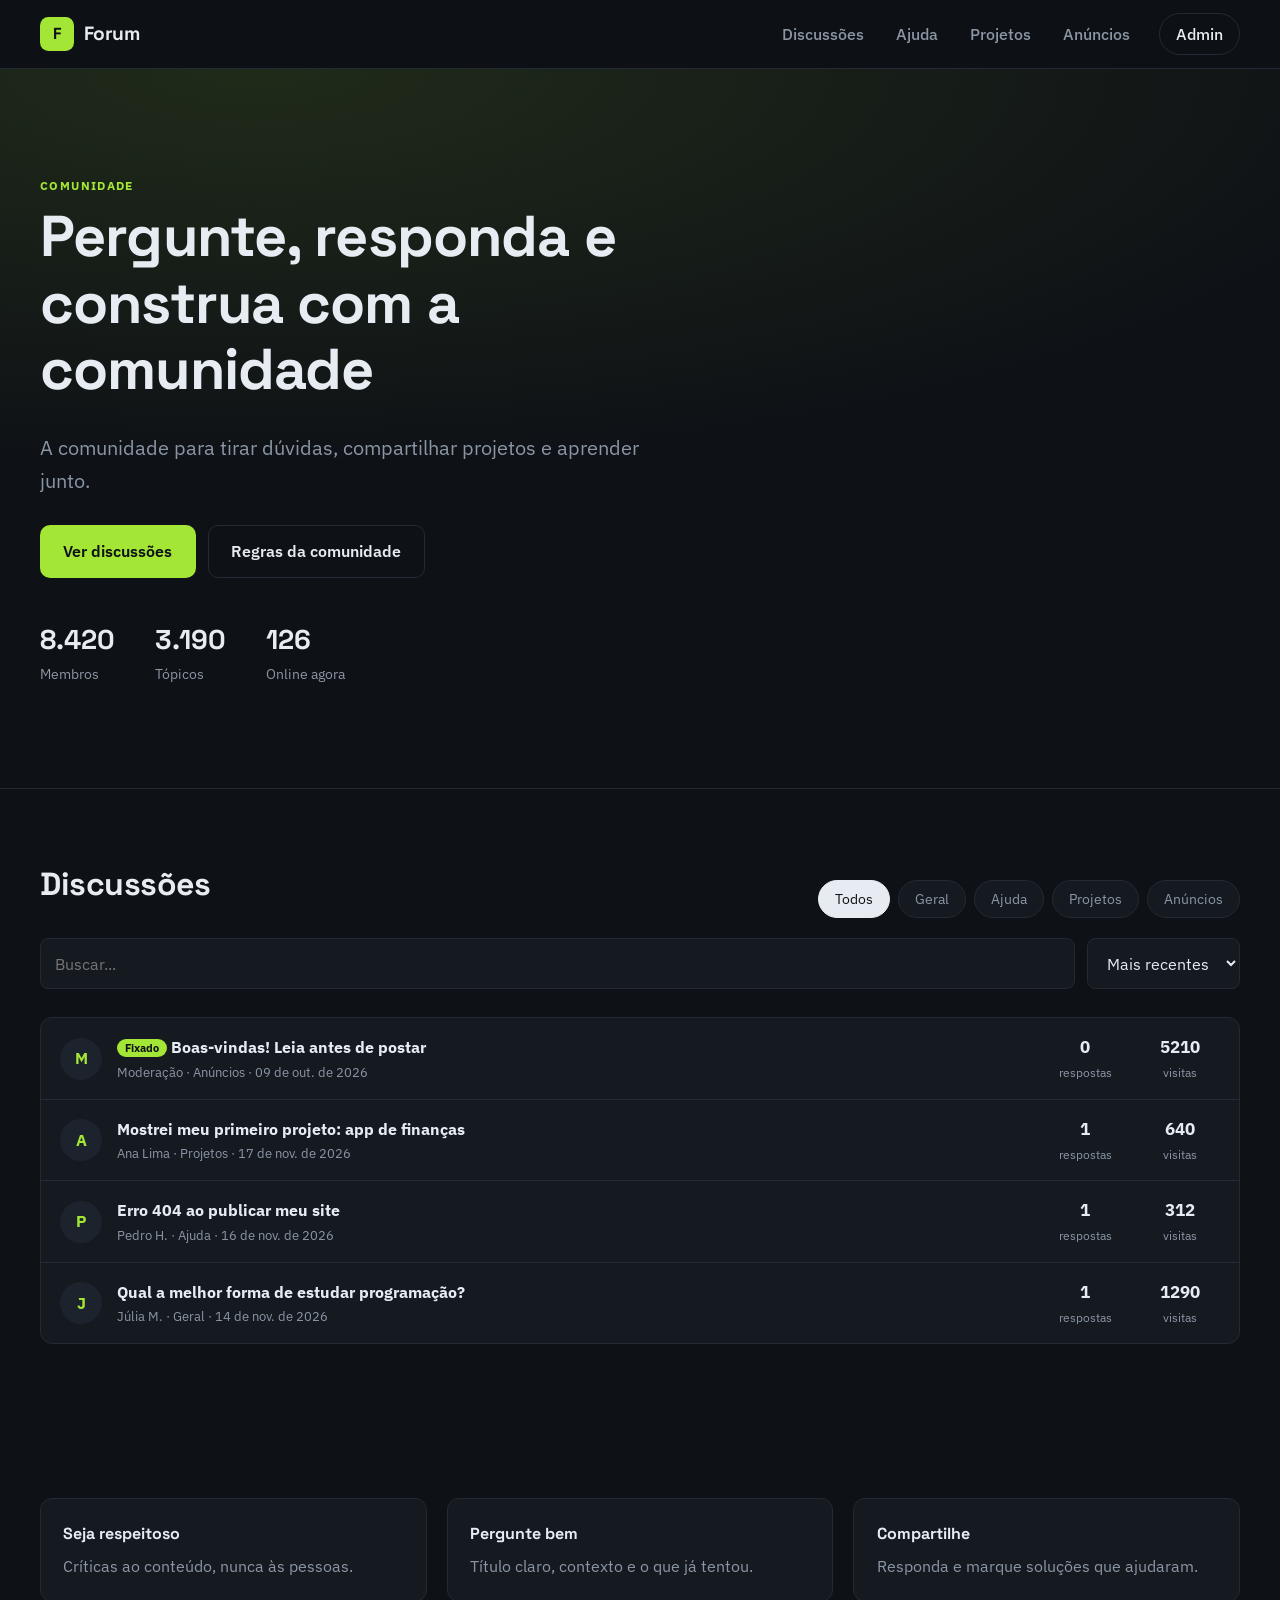
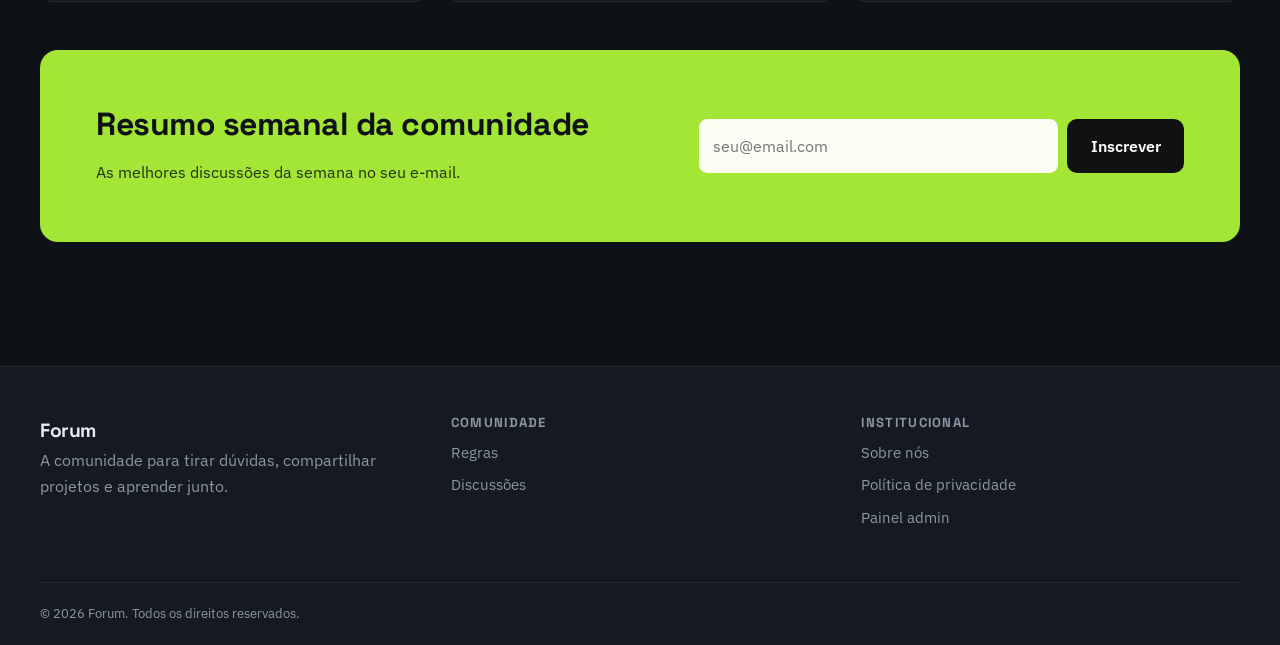
<file: index.html>
<!doctype html>
<html lang="pt-BR">
<head>
  <meta charset="utf-8" />
  <meta name="viewport" content="width=device-width, initial-scale=1" />
  <title>Forum</title>
  <meta name="description" content="A comunidade para tirar dúvidas, compartilhar projetos e aprender junto." />
  <meta property="og:title" content="Forum" />
  <meta property="og:description" content="A comunidade para tirar dúvidas, compartilhar projetos e aprender junto." />
  <meta property="og:type" content="website" />
  <link rel="preconnect" href="https://fonts.googleapis.com" />
  <link rel="stylesheet" href="https://fonts.googleapis.com/css2?family=Space+Grotesk:wght@500;700&family=IBM+Plex+Sans:wght@400;500;600&display=swap" />
  <link rel="stylesheet" href="css/theme.css" />
  <link rel="stylesheet" href="css/style.css" />
</head>
<body data-page="home">
  <div id="site-header"></div>
  <main id="conteudo">
    <section class="hero"><div class="container hero-inner" id="hero"></div></section>
    <section class="container section">
      <div class="section-head"><h2 id="list-title"></h2><div class="filters" id="filters" role="tablist"></div></div>
      <div class="toolbar"><input id="search" type="search" class="input" placeholder="Buscar..." aria-label="Buscar" /><select id="sort" class="input" aria-label="Ordenar"></select></div>
      <div id="list" class="grid"></div>
      <p id="empty" class="empty" hidden>Nada encontrado.</p>
    </section>
    <section class="container section" id="extra"></section>
  </main>
  <div id="site-footer"></div>
  <script src="js/config.js"></script>
  <script src="js/store.js"></script>
  <script src="js/site.js"></script>
</body>
</html>
</file>
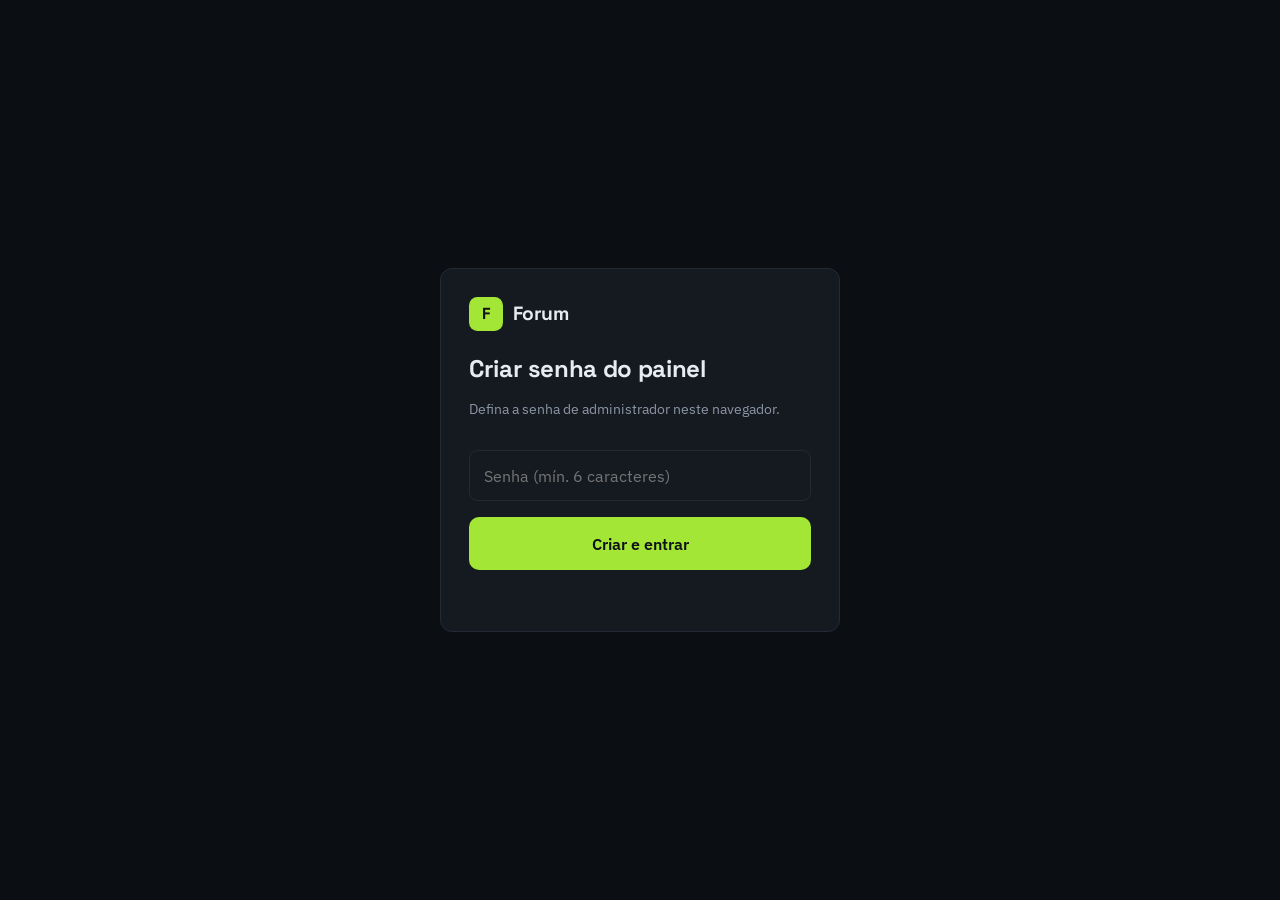
<file: admin.html>
<!doctype html>
<html lang="pt-BR">
<head>
  <meta charset="utf-8" />
  <meta name="viewport" content="width=device-width, initial-scale=1" />
  <meta name="robots" content="noindex" />
  <title>Admin — Forum</title>
  <link rel="stylesheet" href="https://fonts.googleapis.com/css2?family=Space+Grotesk:wght@500;700&family=IBM+Plex+Sans:wght@400;500;600&display=swap" />
  <link rel="stylesheet" href="css/theme.css" />
  <link rel="stylesheet" href="css/style.css" />
</head>
<body class="admin-body">
  <div id="admin-root"></div>
  <script src="js/config.js"></script>
  <script src="js/store.js"></script>
  <script src="js/admin.js"></script>
</body>
</html>
</file>
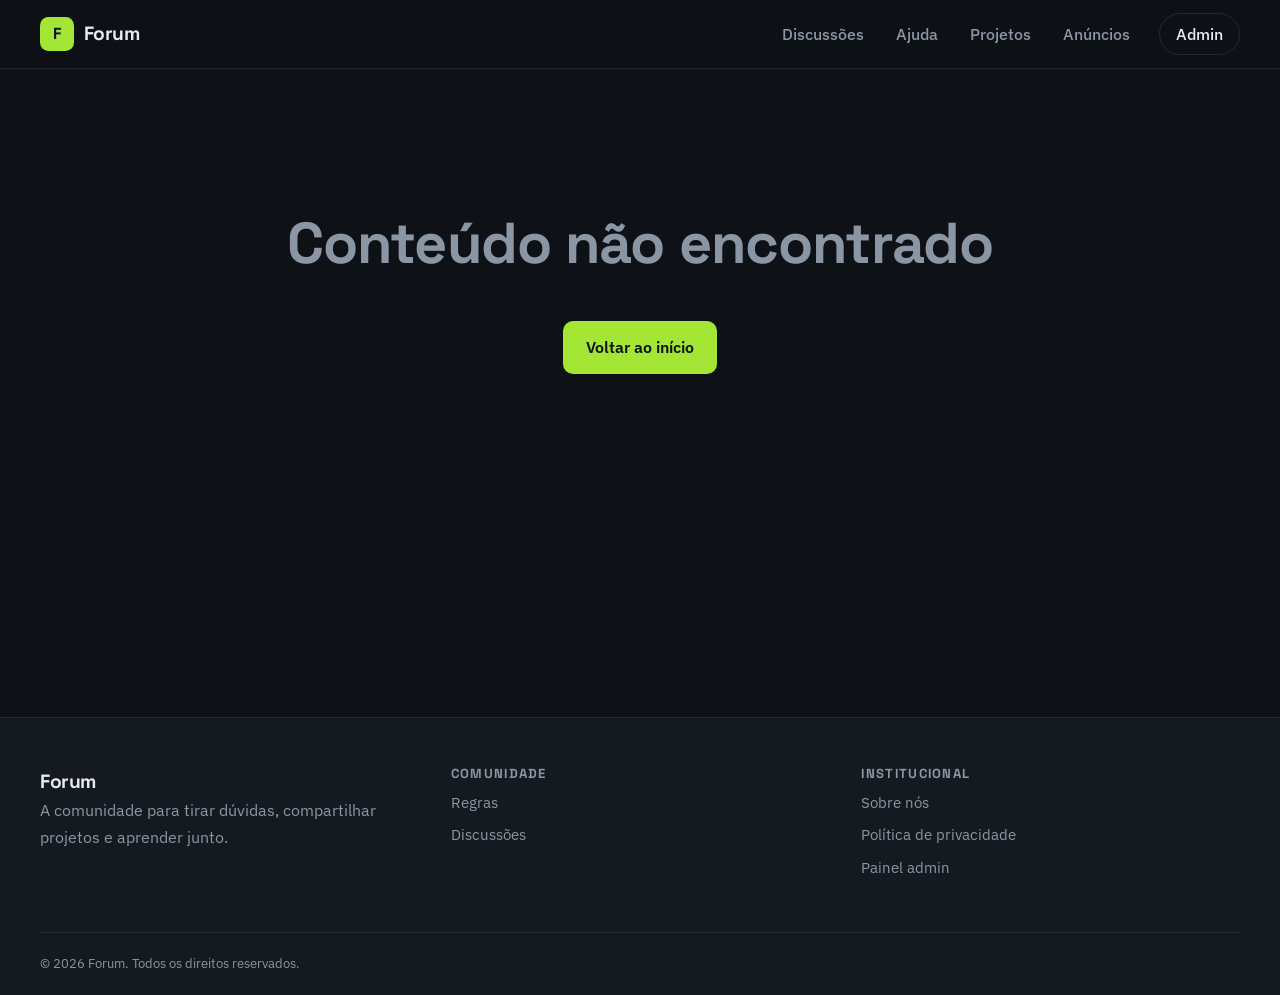
<file: item.html>
<!doctype html>
<html lang="pt-BR">
<head>
  <meta charset="utf-8" />
  <meta name="viewport" content="width=device-width, initial-scale=1" />
  <title>Forum</title>
  <meta name="description" content="A comunidade para tirar dúvidas, compartilhar projetos e aprender junto." />
  <meta property="og:title" content="Forum" />
  <meta property="og:description" content="A comunidade para tirar dúvidas, compartilhar projetos e aprender junto." />
  <meta property="og:type" content="website" />
  <link rel="preconnect" href="https://fonts.googleapis.com" />
  <link rel="stylesheet" href="https://fonts.googleapis.com/css2?family=Space+Grotesk:wght@500;700&family=IBM+Plex+Sans:wght@400;500;600&display=swap" />
  <link rel="stylesheet" href="css/theme.css" />
  <link rel="stylesheet" href="css/style.css" />
</head>
<body data-page="item">
  <div id="site-header"></div>
  <main id="conteudo">
    <article class="container section detail" id="detail"></article>
    <section class="container section narrow" id="discussion"></section>
  </main>
  <div id="site-footer"></div>
  <script src="js/config.js"></script>
  <script src="js/store.js"></script>
  <script src="js/site.js"></script>
</body>
</html>
</file>
<file: css/theme.css>
:root {
  --bg: #0e1116;
  --surface: #151a21;
  --text: #e7ecf2;
  --muted: #8b96a5;
  --primary: #a3e635;
  --primary-contrast: #0e1116;
  --border: #232a35;
  --hover: #1c232d;
  --ok: #4ade80;
  --danger: #f87171;
  --hero-bg: radial-gradient(1200px 400px at 20% 0%, rgb(163 230 53 / .12), transparent), #0e1116;
  --admin-bg: #0b0e12;
  --font-display: 'Space Grotesk', system-ui, sans-serif;
  --font-body: 'IBM Plex Sans', system-ui, sans-serif;
  --radius: 12px;
  --btn-radius: 10px;
  --card-ratio: 16 / 9;
  --shadow: 0 20px 50px -20px rgb(0 0 0 / .6);
}
</file>
<file: css/style.css>
/* Layout e componentes. Cores e fontes vêm de css/theme.css (tokens do preset). */
*, *::before, *::after { box-sizing: border-box; }
html { -webkit-text-size-adjust: 100%; scroll-behavior: smooth; }
body { margin: 0; font-family: var(--font-body); font-size: 16px; line-height: 1.65; color: var(--text); background: var(--bg); -webkit-font-smoothing: antialiased; }
img { max-width: 100%; display: block; }
a { color: inherit; text-decoration: none; }
h1, h2, h3, h4 { font-family: var(--font-display); line-height: 1.15; margin: 0 0 .5em; letter-spacing: -0.015em; }
h1 { font-size: clamp(2rem, 4.5vw, 3.6rem); } h2 { font-size: clamp(1.4rem, 2.6vw, 2rem); } h3 { font-size: 1.12rem; }
p { margin: 0 0 1em; }
:focus-visible { outline: 2px solid var(--primary); outline-offset: 2px; }
.container { width: min(100% - 2.5rem, 1200px); margin-inline: auto; }
.narrow { width: min(100%, 720px); margin-inline: auto; }
.section { padding-block: clamp(2.5rem, 6vw, 5rem); }
.muted { color: var(--muted); } .small { font-size: .85rem; } .right { text-align: right; }
.ok { color: var(--ok); font-weight: 600; } .danger { color: var(--danger); }
.eyebrow { display: inline-block; font-size: .72rem; font-weight: 700; letter-spacing: .12em; text-transform: uppercase; color: var(--primary); margin-bottom: .5rem; }
.topbar { background: var(--primary); color: var(--primary-contrast); text-align: center; font-size: .82rem; font-weight: 600; padding: .45rem 1rem; }

.site-header { position: sticky; top: 0; z-index: 30; background: color-mix(in srgb, var(--bg) 88%, transparent); backdrop-filter: blur(12px); border-bottom: 1px solid var(--border); }
.header-inner { display: flex; align-items: center; justify-content: space-between; gap: 1rem; min-height: 68px; flex-wrap: wrap; }
.brand { display: inline-flex; align-items: center; gap: .6rem; font-family: var(--font-display); font-weight: 800; font-size: 1.2rem; letter-spacing: -0.02em; }
.brand-mark { display: grid; place-items: center; width: 34px; height: 34px; border-radius: calc(var(--radius) * .7); background: var(--primary); color: var(--primary-contrast); font-size: 1rem; }
.menu-toggle { display: grid; gap: 5px; background: none; border: 0; padding: .6rem; cursor: pointer; }
.menu-toggle span { width: 22px; height: 2px; background: var(--text); border-radius: 2px; }
.nav { display: none; width: 100%; flex-direction: column; gap: .2rem; padding-bottom: 1rem; }
.nav.is-open { display: flex; }
.nav a { padding: .55rem .2rem; color: var(--muted); font-weight: 500; transition: color .15s; }
.nav a:hover { color: var(--text); }
.nav-admin { border: 1px solid var(--border); border-radius: 999px; padding: .4rem 1rem !important; color: var(--text) !important; text-align: center; }
.badge { display: inline-grid; place-items: center; min-width: 20px; height: 20px; padding: 0 6px; border-radius: 999px; background: var(--primary); color: var(--primary-contrast); font-size: .72rem; font-weight: 700; }
@media (min-width: 900px) {
  .menu-toggle { display: none; }
  .nav { display: flex; width: auto; flex-direction: row; align-items: center; gap: 1.6rem; padding: 0; }
}

.hero { background: var(--hero-bg); border-bottom: 1px solid var(--border); }
.hero-inner { display: grid; gap: 2.5rem; align-items: center; padding-block: clamp(3rem, 8vw, 6.5rem); }
.lead { font-size: clamp(1.05rem, 1.6vw, 1.25rem); color: var(--muted); max-width: 58ch; }
.hero-actions { display: flex; gap: .75rem; flex-wrap: wrap; margin-top: 1.75rem; }
.hero-media img { width: 100%; aspect-ratio: 4/3; object-fit: cover; border-radius: calc(var(--radius) * 1.5); box-shadow: var(--shadow); }
.stats { display: flex; gap: 2.5rem; margin: 2.5rem 0 0; flex-wrap: wrap; }
.stats dt { font-family: var(--font-display); font-size: 1.7rem; font-weight: 800; }
.stats dd { margin: 0; color: var(--muted); font-size: .85rem; }
@media (min-width: 900px) { .hero-inner { grid-template-columns: 1.1fr 1fr; } }

.btn { display: inline-flex; align-items: center; justify-content: center; gap: .5rem; background: var(--primary); color: var(--primary-contrast); border: 1px solid transparent; border-radius: var(--btn-radius); padding: .78rem 1.4rem; font: inherit; font-weight: 600; cursor: pointer; transition: transform .15s, filter .15s; }
.btn:hover { filter: brightness(1.08); transform: translateY(-1px); }
.btn:disabled { opacity: .5; cursor: not-allowed; transform: none; }
.btn-ghost { background: transparent; color: var(--text); border-color: var(--border); }
.btn-danger { background: var(--danger); color: #fff; }
.btn-block { width: 100%; } .btn-lg { padding: 1rem 2rem; font-size: 1.05rem; }
.link { background: none; border: 0; color: var(--primary); font: inherit; font-weight: 600; cursor: pointer; padding: .2rem; }
.link.danger { color: var(--danger); } .link:disabled { opacity: .4; cursor: not-allowed; }

.section-head { display: flex; justify-content: space-between; align-items: end; gap: 1rem; flex-wrap: wrap; margin-bottom: 1.25rem; }
.filters { display: flex; gap: .5rem; flex-wrap: wrap; }
.pill { border: 1px solid var(--border); background: var(--surface); color: var(--muted); border-radius: 999px; padding: .42rem 1rem; font: inherit; font-size: .88rem; cursor: pointer; }
.pill.is-active { background: var(--text); color: var(--bg); border-color: var(--text); }
.toolbar { display: flex; gap: .75rem; margin-bottom: 1.75rem; }
.toolbar .input:first-child { flex: 1; }
.input { width: 100%; font: inherit; color: var(--text); background: var(--surface); border: 1px solid var(--border); border-radius: calc(var(--radius) * .7); padding: .7rem .9rem; }
.toolbar select.input { width: auto; }
textarea.input { resize: vertical; }

.grid { display: grid; gap: 1.5rem; grid-template-columns: repeat(auto-fill, minmax(260px, 1fr)); }
.card { display: flex; flex-direction: column; background: var(--surface); border: 1px solid var(--border); border-radius: var(--radius); overflow: hidden; transition: transform .2s, box-shadow .2s; }
.card:hover { transform: translateY(-3px); box-shadow: var(--shadow); }
.card-media { position: relative; display: block; overflow: hidden; }
.card-media img { width: 100%; aspect-ratio: var(--card-ratio); object-fit: cover; transition: transform .4s; }
.card:hover .card-media img { transform: scale(1.04); }
.chip { position: absolute; top: .75rem; left: .75rem; background: var(--primary); color: var(--primary-contrast); font-size: .72rem; font-weight: 700; padding: .25rem .6rem; border-radius: 999px; }
.card-body { display: flex; flex-direction: column; gap: .25rem; padding: 1.1rem 1.2rem 1.3rem; flex: 1; }
.card-body h3 a:hover { color: var(--primary); }
.card-body p { font-size: .92rem; display: -webkit-box; -webkit-line-clamp: 2; -webkit-box-orient: vertical; overflow: hidden; }
.card-body .btn { margin-top: auto; }
.price-row { display: flex; align-items: baseline; gap: .6rem; margin: .3rem 0 .8rem; }
.price { font-family: var(--font-display); font-weight: 800; font-size: 1.25rem; }
.price-row.big .price { font-size: 2rem; }
.empty { text-align: center; color: var(--muted); padding: 4rem 1rem; }
.empty .btn { margin-top: 1rem; }

.topic-list { display: grid; border: 1px solid var(--border); border-radius: var(--radius); overflow: hidden; background: var(--surface); }
.topic-row { display: grid; grid-template-columns: auto 1fr; gap: .9rem; align-items: center; padding: 1rem 1.2rem; border-bottom: 1px solid var(--border); transition: background .15s; }
.topic-row:last-child { border-bottom: 0; } .topic-row:hover { background: var(--hover); }
.topic-main { display: grid; } .topic-main .muted { font-size: .84rem; }
.topic-stat { display: none; text-align: center; font-size: .78rem; color: var(--muted); min-width: 80px; }
.topic-stat b { display: block; font-size: 1.05rem; color: var(--text); }
@media (min-width: 700px) { .topic-row { grid-template-columns: auto 1fr auto auto; } .topic-stat { display: block; } }
.pin { background: var(--primary); color: var(--primary-contrast); font-size: .68rem; padding: .1rem .5rem; border-radius: 999px; vertical-align: middle; }
.avatar { display: grid; place-items: center; width: 42px; height: 42px; flex-shrink: 0; border-radius: 50%; background: var(--hover); color: var(--primary); font-weight: 800; text-transform: uppercase; }

.crumbs { font-size: .85rem; color: var(--muted); margin-bottom: 1.5rem; } .crumbs a:hover { color: var(--primary); }
.product { display: grid; gap: 2.5rem; }
.product-img { width: 100%; aspect-ratio: 1; object-fit: cover; border-radius: var(--radius); }
.perks { list-style: none; padding: 1.25rem 0 0; margin: 1.5rem 0 0; border-top: 1px solid var(--border); display: grid; gap: .5rem; color: var(--muted); font-size: .92rem; }
.perks li::before { content: "✓  "; color: var(--ok); font-weight: 700; }
@media (min-width: 900px) { .product { grid-template-columns: 1fr 1fr; } }
.article-title { font-size: clamp(2rem, 5vw, 3.2rem); }
.byline { display: flex; align-items: center; gap: .75rem; margin: 1.5rem 0 2rem; }
.article-img { width: min(100%, 1000px); margin: 0 auto 2.5rem; aspect-ratio: 16/9; object-fit: cover; border-radius: var(--radius); }
.prose { font-size: 1.12rem; line-height: 1.85; } .prose p { margin-bottom: 1.4em; }
.share { display: flex; gap: 1rem; align-items: center; padding-top: 1.5rem; border-top: 1px solid var(--border); color: var(--muted); font-size: .9rem; }
.share a { color: var(--primary); font-weight: 600; }
.post-head h1 { font-size: clamp(1.6rem, 3.5vw, 2.4rem); }
.comment { display: flex; gap: .9rem; padding: 1.1rem 0; border-bottom: 1px solid var(--border); }
.comment p { margin: .3rem 0 0; } .comment.op { background: var(--surface); border: 1px solid var(--border); border-radius: var(--radius); padding: 1.3rem; }
.notice { background: var(--hover); padding: 1rem; border-radius: var(--radius); color: var(--muted); }
.card-pad { background: var(--surface); border: 1px solid var(--border); border-radius: var(--radius); padding: clamp(1.1rem, 3vw, 1.75rem); }
.form { display: grid; gap: .8rem; } #cform { margin-top: 2rem; }
.form-status { min-height: 1.2em; margin: 0; font-size: .88rem; color: var(--danger); }

.cart-grid { display: grid; gap: 2rem; }
.cart-line { display: grid; grid-template-columns: 72px 1fr; gap: 1rem; align-items: center; padding: 1rem 0; border-bottom: 1px solid var(--border); }
.cart-line img { width: 72px; height: 72px; object-fit: cover; border-radius: calc(var(--radius) * .6); }
.qty { display: inline-flex; align-items: center; border: 1px solid var(--border); border-radius: 999px; }
.qty button { background: none; border: 0; color: var(--text); width: 34px; height: 34px; font-size: 1.1rem; cursor: pointer; } .qty span { min-width: 24px; text-align: center; }
.summary .row { display: flex; justify-content: space-between; padding: .45rem 0; } .summary .total { border-top: 1px solid var(--border); margin: .5rem 0 1rem; padding-top: .9rem; font-weight: 800; font-size: 1.15rem; }
@media (min-width: 900px) { .cart-grid { grid-template-columns: 1fr 380px; align-items: start; } .cart-line { grid-template-columns: 72px 1fr auto auto; } .summary { position: sticky; top: 90px; } }

.feature-band { display: grid; gap: 1.25rem; grid-template-columns: repeat(auto-fit, minmax(220px, 1fr)); }
.feature-band > div { background: var(--surface); border: 1px solid var(--border); border-radius: var(--radius); padding: 1.4rem; }
.feature-band strong { display: block; font-family: var(--font-display); margin-bottom: .3rem; }
.newsletter { display: grid; gap: 1.25rem; align-items: center; background: var(--primary); color: var(--primary-contrast); border-radius: calc(var(--radius) * 1.5); padding: clamp(1.75rem, 5vw, 3.5rem); margin-top: 3rem; }
.newsletter p { opacity: .85; margin: 0; } .newsletter form { display: flex; gap: .6rem; flex-wrap: wrap; }
.newsletter .input { flex: 1; min-width: 200px; background: rgba(255,255,255,.95); color: #111; border: 0; }
.newsletter .btn { background: var(--text-on-primary-btn, #111); color: #fff; }
@media (min-width: 900px) { .newsletter { grid-template-columns: 1.2fr 1fr; } }

.site-footer { border-top: 1px solid var(--border); background: var(--surface); margin-top: 3rem; }
.footer-grid { display: grid; gap: 2rem; padding-block: 3rem; grid-template-columns: repeat(auto-fit, minmax(170px, 1fr)); }
.footer-grid h4 { font-size: .82rem; text-transform: uppercase; letter-spacing: .1em; color: var(--muted); }
.footer-grid a { display: block; padding: .25rem 0; color: var(--muted); font-size: .92rem; } .footer-grid a:hover { color: var(--text); }
.footer-bottom { border-top: 1px solid var(--border); padding-block: 1.25rem; color: var(--muted); font-size: .82rem; }
.toast { position: fixed; left: 50%; bottom: 1.5rem; transform: translateX(-50%); background: var(--text); color: var(--bg); padding: .8rem 1.3rem; border-radius: 999px; font-weight: 600; z-index: 99; box-shadow: var(--shadow); animation: up .25s ease; }
@keyframes up { from { opacity: 0; transform: translate(-50%, 10px); } }

/* Admin */
.admin-body { background: var(--admin-bg); }
.login-wrap { min-height: 100vh; display: grid; place-items: center; padding: 1rem; }
.login { width: min(100%, 400px); display: grid; gap: 1rem; } .login h1 { font-size: 1.5rem; margin: .5rem 0 0; }
.admin { display: grid; min-height: 100vh; }
.admin-side { background: var(--surface); border-bottom: 1px solid var(--border); padding: 1rem; display: flex; flex-direction: column; gap: 1rem; }
.admin-nav { display: flex; gap: .3rem; overflow-x: auto; }
.admin-nav button { white-space: nowrap; background: none; border: 0; color: var(--muted); font: inherit; font-weight: 500; text-align: left; padding: .6rem .9rem; border-radius: calc(var(--radius) * .6); cursor: pointer; }
.admin-nav button:hover { background: var(--hover); color: var(--text); }
.admin-nav button.is-active { background: var(--primary); color: var(--primary-contrast); }
.admin-side-foot { display: flex; justify-content: space-between; gap: .5rem; font-size: .88rem; color: var(--muted); }
.admin-side-foot button { background: none; border: 0; color: var(--danger); font: inherit; cursor: pointer; }
.admin-main { padding: clamp(1rem, 3vw, 2.5rem); min-width: 0; }
.admin-top h1 { font-size: 1.7rem; margin-bottom: 1.5rem; }
.stats-grid { display: grid; gap: 1rem; grid-template-columns: repeat(auto-fit, minmax(180px, 1fr)); margin-bottom: 1.5rem; }
.stat strong { display: block; font-family: var(--font-display); font-size: 1.9rem; margin-top: .3rem; }
.admin-actions { display: flex; gap: .75rem; justify-content: flex-end; margin-bottom: 1rem; flex-wrap: wrap; }
.admin-actions .input { flex: 1; min-width: 180px; }
.table-wrap { overflow-x: auto; background: var(--surface); border: 1px solid var(--border); border-radius: var(--radius); }
.table { width: 100%; border-collapse: collapse; font-size: .92rem; }
.table th { text-align: left; font-size: .75rem; text-transform: uppercase; letter-spacing: .08em; color: var(--muted); padding: .85rem 1rem; border-bottom: 1px solid var(--border); }
.table td { padding: .85rem 1rem; border-bottom: 1px solid var(--border); vertical-align: middle; } .table tr:last-child td { border-bottom: 0; }
.table select.input { padding: .35rem .6rem; width: auto; }
.status { font-size: .75rem; font-weight: 700; padding: .2rem .6rem; border-radius: 999px; }
.status.live { background: color-mix(in srgb, var(--ok) 18%, transparent); color: var(--ok); }
.status.draft { background: var(--hover); color: var(--muted); }
.admin-form label { display: grid; gap: .35rem; font-size: .88rem; font-weight: 600; }
.form-row { display: grid; gap: .8rem; grid-template-columns: repeat(auto-fit, minmax(160px, 1fr)); }
.check { display: flex !important; align-items: center; gap: .5rem; font-weight: 500 !important; }
.danger-zone { margin-top: 1.5rem; border-color: color-mix(in srgb, var(--danger) 40%, var(--border)); }
@media (min-width: 900px) {
  .admin { grid-template-columns: 250px 1fr; }
  .admin-side { position: sticky; top: 0; height: 100vh; border-bottom: 0; border-right: 1px solid var(--border); padding: 1.5rem 1rem; }
  .admin-nav { flex-direction: column; overflow: visible; } .admin-side-foot { margin-top: auto; }
}
</file>
